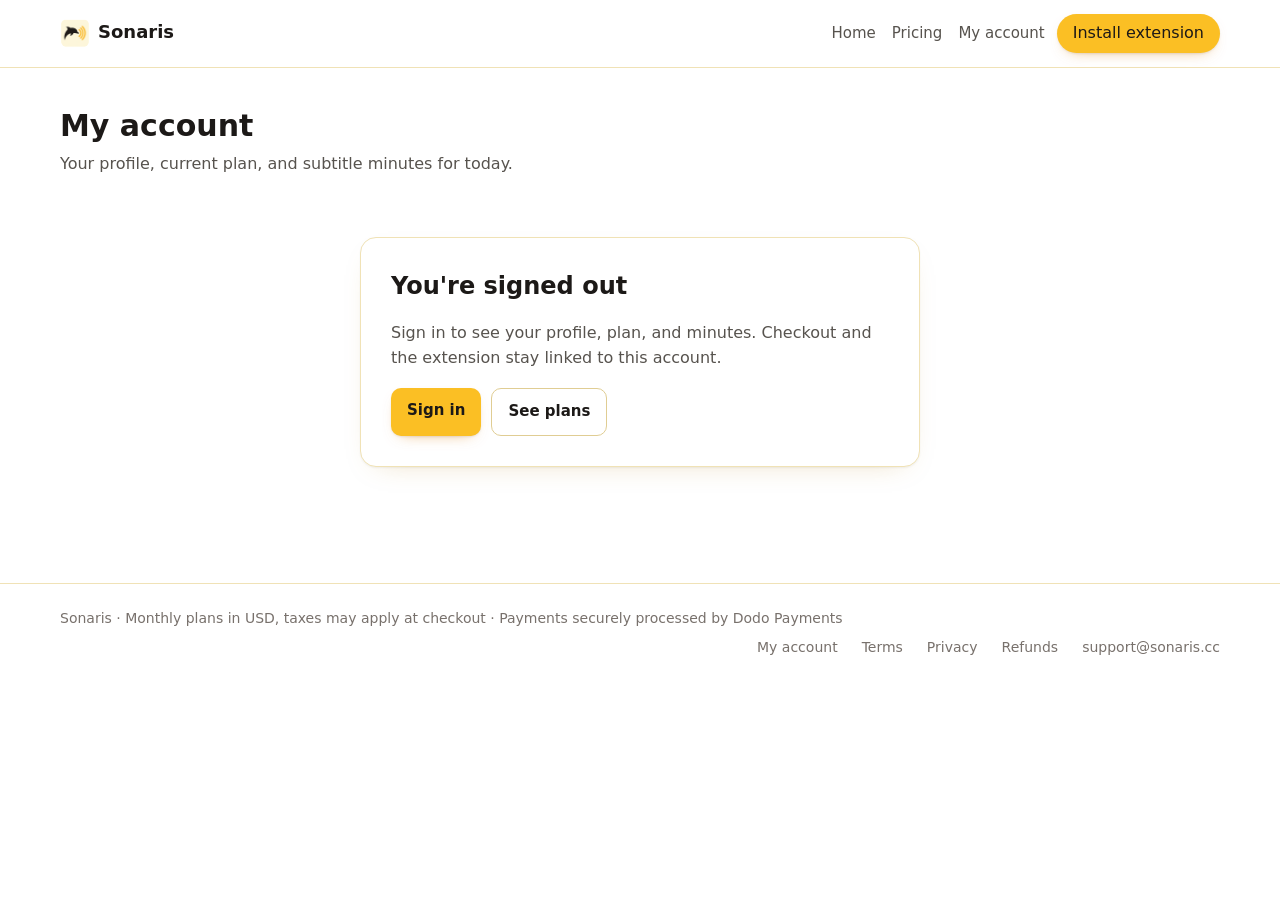
<file: account.html>
<!doctype html>
<html lang="en">
<head>
  <meta charset="utf-8" />
  <link rel="icon" type="image/png" sizes="128x128" href="icons/favicon.png?v=2" />
  <meta name="viewport" content="width=device-width, initial-scale=1" />
  <title>Sonaris — My account</title>
  <meta name="description" content="Your Sonaris profile: name, email, current plan and subtitle minutes quota." />
  <meta name="robots" content="noindex, nofollow" />
  <link rel="stylesheet" href="styles.css" />
</head>
<body>
  <site-header active="account"></site-header>
  <noscript><header class="site-head"><div class="wrap"><a class="brand" href="index.html"><img class="brand-mark" src="icons/logo.png" alt="" aria-hidden="true" />Sonaris</a><nav id="site-nav-noscript" aria-label="Primary"><a href="index.html">Home</a> <a href="pricing.html">Pricing</a> <a href="account.html">My account</a></nav></div></header></noscript>

  <main class="wrap account">
    <section class="hero hero-narrow">
      <h1>My account</h1>
      <p>Your profile, current plan, and subtitle minutes for today.</p>
    </section>

    <div id="account-loading" class="plans-loading" aria-live="polite">
      <div class="spinner" aria-hidden="true"></div>
      <p>Loading your account…</p>
    </div>

    <!-- Signed out: gate before any profile renders. -->
    <section id="account-signedout" class="status-card" hidden>
      <h1>You're signed out</h1>
      <p>Sign in to see your profile, plan, and minutes. Checkout and the extension stay linked to this account.</p>
      <div class="actions">
        <a id="account-signin" class="btn btn-primary" href="signin.html">Sign in</a>
        <a class="btn btn-ghost" href="pricing.html">See plans</a>
      </div>
    </section>

    <div id="account-views" hidden>
      <!-- Profile: name, email, membership. Painted from the Supabase user. -->
      <section class="card account-profile" aria-label="Profile">
        <div class="account-identity">
          <span id="account-avatar" class="avatar" aria-hidden="true">S</span>
          <div>
            <h2 id="account-name">–</h2>
            <p id="account-email" class="account-email">–</p>
          </div>
          <span id="account-verified" class="pill" hidden></span>
        </div>
        <dl class="account-rows">
          <div>
            <dt>Member since</dt>
            <dd id="account-created">–</dd>
          </div>
          <div>
            <dt>User ID</dt>
            <dd><code id="account-id">–</code></dd>
          </div>
        </dl>
      </section>

      <!-- Plan: matched against the live catalog by name (same rule as
           pricing.js); falls back to the quota snapshot when offline. -->
      <section class="card" aria-label="Current plan">
        <p class="card-kicker">Current plan</p>
        <h2 id="plan-name">–</h2>
        <p id="plan-tagline" class="muted">–</p>
        <p id="plan-price" class="plan-price">–</p>
        <div class="actions">
          <a class="btn btn-primary" href="pricing.html">Manage plan</a>
          <button id="plan-portal" class="btn btn-ghost" type="button" hidden>Manage subscription</button>
          <a data-webstore class="btn btn-ghost" href="https://chromewebstore.google.com/" target="_blank" rel="noopener">Install extension</a>
        </div>
        <p id="plan-portal-msg" class="muted" hidden></p>
      </section>

      <!-- Quota: billed in whole subtitle seconds (see backend quota.py);
           shown here in minutes. Resets every 24 hours (UTC day). -->
      <section class="card" aria-label="Minutes usage">
        <p class="card-kicker">Minutes today</p>
        <div id="quota-body">
          <p class="quota-numbers"><strong id="quota-used">–</strong> of <span id="quota-limit">–</span> min used</p>
          <div class="quota-bar" role="progressbar" aria-label="Subtitle minutes used" aria-valuemin="0" aria-valuemax="100" aria-valuenow="0" id="quota-bar">
            <span id="quota-fill"></span>
          </div>
          <p id="quota-remaining" class="muted">–</p>
          <p class="muted small">Minutes reset every 24 hours. Silent stretches and failed sessions bill 0. High-Accuracy (pro engine) minutes bill 3x.</p>
        </div>
        <div id="quota-error" hidden>
          <p class="form-error">Usage couldn't load. Check your connection and try again.</p>
          <div class="actions">
            <button id="quota-retry" class="btn btn-ghost" type="button">Retry</button>
          </div>
        </div>
      </section>

      <!-- Security: password reset over Supabase email link. -->
      <section class="card" aria-label="Security">
        <p class="card-kicker">Security</p>
        <h2>Password</h2>
        <p class="muted">We'll email you a secure link to set a new password. It expires soon — use it promptly.</p>
        <p id="account-reset-msg" class="muted" hidden></p>
        <div class="actions">
          <button id="account-reset" class="btn btn-ghost" type="button">Reset password</button>
        </div>
      </section>

      <section class="account-signout">
        <button id="account-signout" class="btn btn-ghost" type="button">Sign out</button>
      </section>
    </div>
  </main>

  <site-footer variant="billing-full"></site-footer>

  <script src="site-config.js"></script>
  <script src="components.js"></script>
  <script src="auth.js"></script>
  <script src="account.js"></script>
  <script src="nav.js"></script>
</body>
</html>
</file>
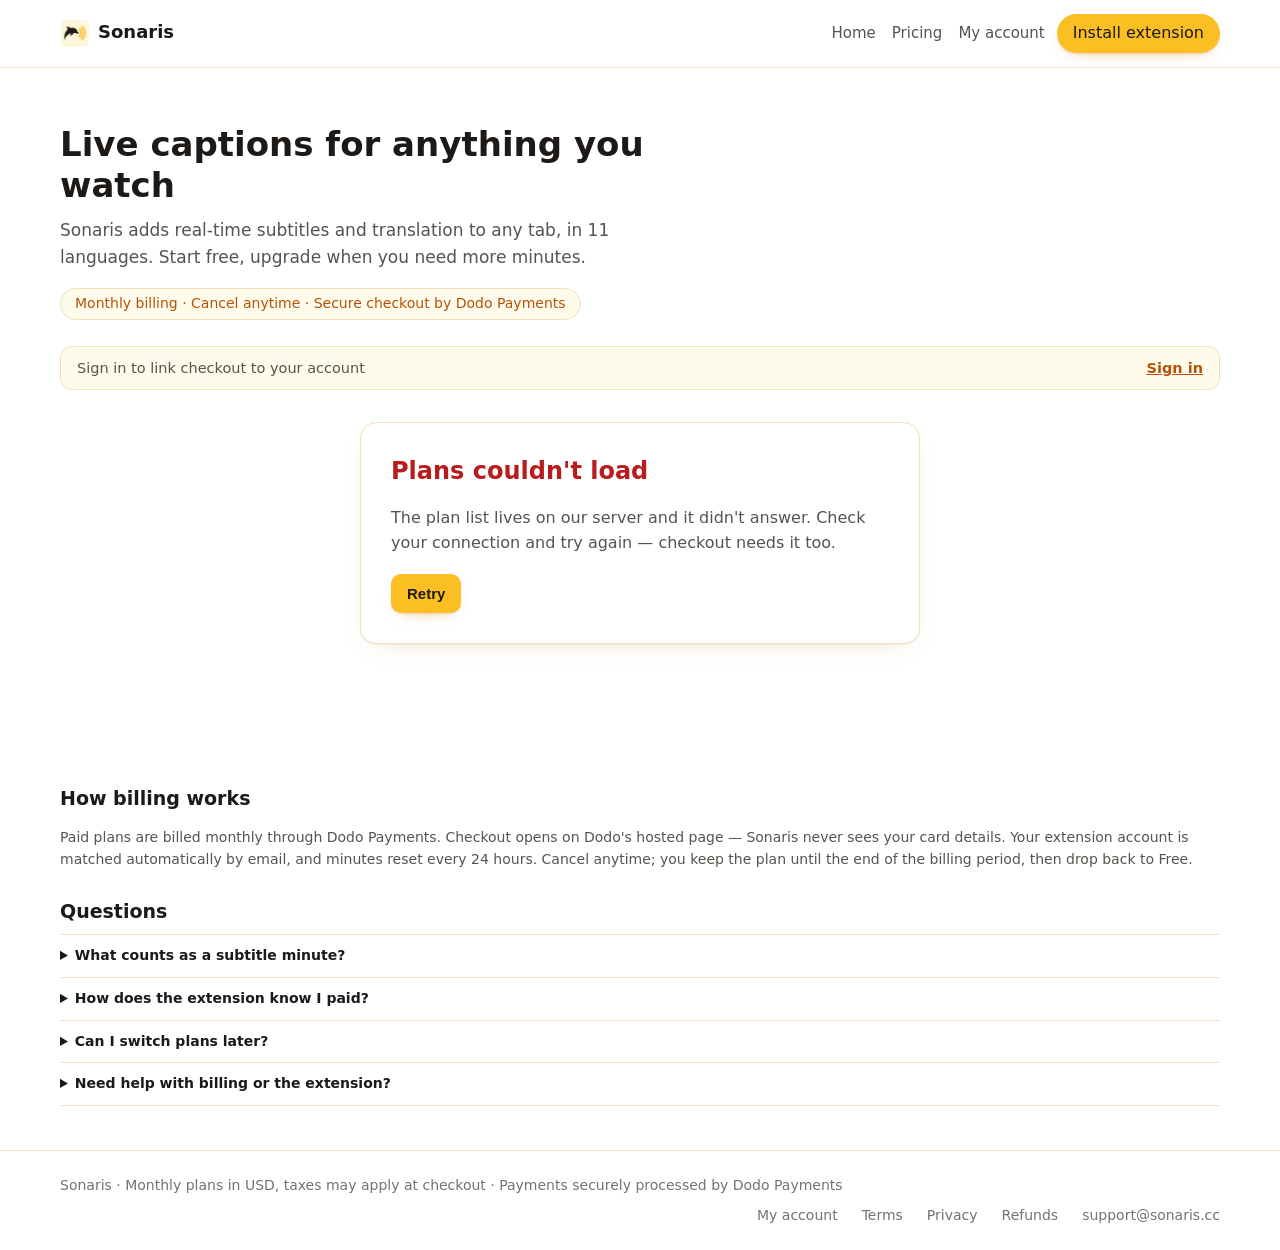
<file: pricing.html>
<!doctype html>
<html lang="en">
<head>
  <meta charset="utf-8" />
  <link rel="icon" type="image/png" sizes="128x128" href="icons/favicon.png?v=2" />
  <meta name="viewport" content="width=device-width, initial-scale=1" />
  <title>Sonaris — Plans &amp; Pricing</title>
  <meta name="description" content="Sonaris plans: live captions and translations for anything you watch. Monthly billing via Dodo Payments." />
  <link rel="canonical" href="https://sonaris.cc/pricing.html" />
  <meta name="robots" content="index, follow" />
  <meta property="og:type" content="website" />
  <meta property="og:site_name" content="Sonaris" />
  <meta property="og:title" content="Sonaris — Plans &amp; Pricing" />
  <meta property="og:description" content="Sonaris plans: live captions and translations for anything you watch." />
  <meta property="og:url" content="https://sonaris.cc/pricing.html" />
  <meta property="og:image" content="https://sonaris.cc/images/hero-watch.jpg" />
  <link rel="stylesheet" href="styles.css" />
</head>
<body>
  <site-header active="pricing"></site-header>
  <noscript><header class="site-head"><div class="wrap"><a class="brand" href="index.html"><img class="brand-mark" src="icons/logo.png" alt="" aria-hidden="true" />Sonaris</a><nav id="site-nav-noscript" aria-label="Primary"><a href="index.html">Home</a> <a href="pricing.html">Pricing</a> <a href="account.html">My account</a></nav></div></header></noscript>

  <main class="wrap">
    <section class="hero">
      <h1>Live captions for anything you watch</h1>
      <p>
        Sonaris adds real-time subtitles and translation to any tab, in
        11 languages. Start free, upgrade when you need more minutes.
      </p>
      <span class="billing-note">Monthly billing · Cancel anytime · Secure checkout by Dodo Payments</span>
    </section>

    <div class="account-bar" aria-live="polite">
      <span id="account-status">Checking sign-in…</span>
      <a id="account-action" href="signin.html">Sign in</a>
    </div>

    <!-- Cards render here from GET /api/v1/plans (DB-driven catalog):
         pricing.js builds one article.plan per row, highlights the
         signed-in account's current plan, and disables downgrades. -->
    <div id="plans-loading" class="plans-loading" aria-live="polite">
      <div class="spinner" aria-hidden="true"></div>
      <p>Loading plans…</p>
    </div>

    <div id="plans-error" class="status-card" hidden>
      <h1><span class="err">Plans couldn't load</span></h1>
      <p>The plan list lives on our server and it didn't answer. Check your connection and try again — checkout needs it too.</p>
      <div class="actions">
        <button id="plans-retry" class="btn btn-primary" type="button">Retry</button>
      </div>
    </div>

    <section class="plans" id="plans" aria-label="Plans" aria-live="polite"></section>

    <section class="fineprint">
      <h2>How billing works</h2>
      <p>
        Paid plans are billed monthly through Dodo Payments. Checkout opens on
        Dodo's hosted page — Sonaris never sees your card details. Your
        extension account is matched automatically by email, and minutes reset
        every 24 hours. Cancel anytime; you keep the plan until the
        end of the billing period, then drop back to Free.
      </p>
      <div class="faq">
        <h2>Questions</h2>
        <details>
          <summary>What counts as a subtitle minute?</summary>
          <p>One minute of audio Sonaris captions for you, billed in whole
          seconds. Silent stretches and failed sessions bill 0. Audio
          transcribed with the High-Accuracy (pro) engine bills 3x.</p>
        </details>
        <details>
          <summary>How does the extension know I paid?</summary>
          <p>Sign in on this page before checking out and the plan is linked
          to your account automatically — you can pay with any email. Dodo
          notifies our server, which moves your account to the new plan,
          usually within a minute. Reopen the extension menu to see it.</p>
        </details>
        <details>
          <summary>Can I switch plans later?</summary>
          <p>Yes. Upgrading applies immediately; downgrading takes effect at
          the next billing date.</p>
        </details>
        <details>
          <summary>Need help with billing or the extension?</summary>
          <p>Email us at support@sonaris.cc
          and we'll get back to you. The fine print lives in our
          <a href="terms.html">Terms &amp; Conditions</a>.</p>
        </details>
      </div>
    </section>
  </main>

  <site-footer variant="billing-full"></site-footer>

  <script src="site-config.js"></script>
  <script src="components.js"></script>
  <script src="auth.js"></script>
  <script src="pricing.js"></script>
  <script src="nav.js"></script>
</body>
</html>
</file>
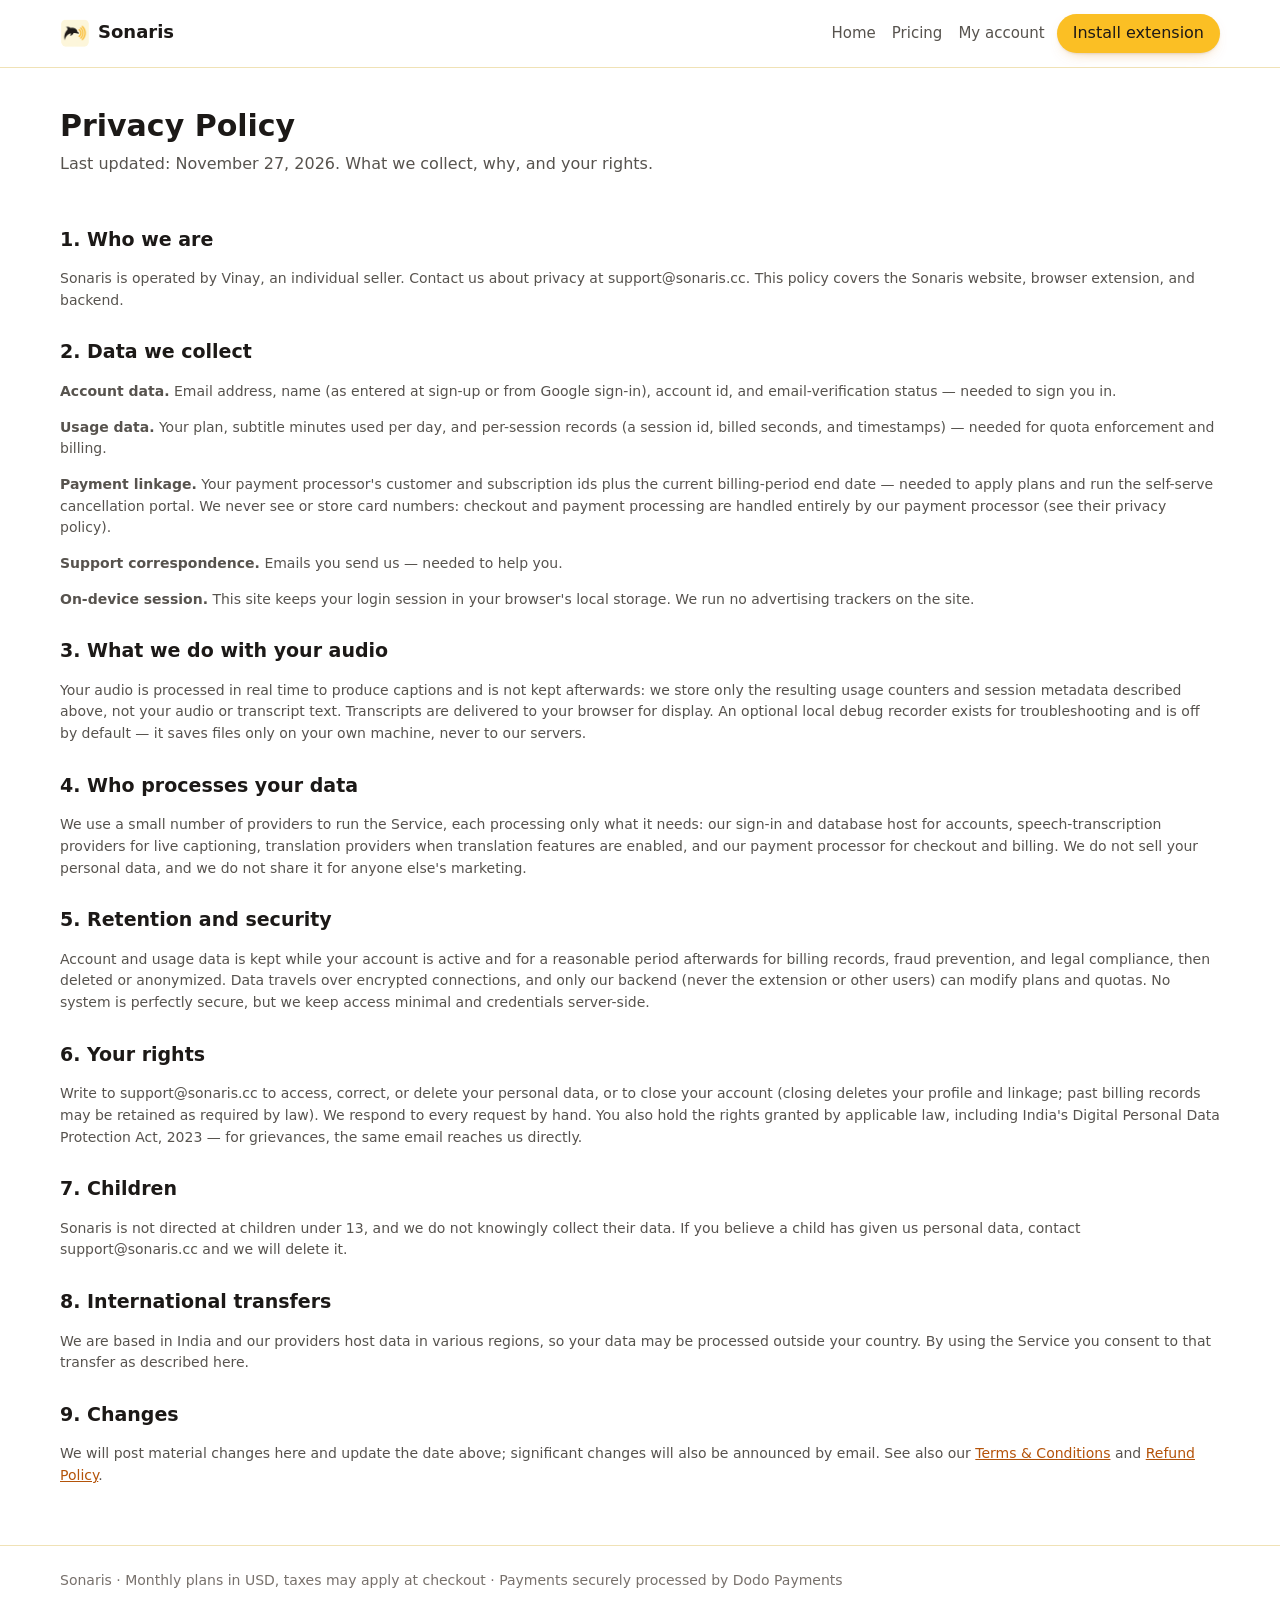
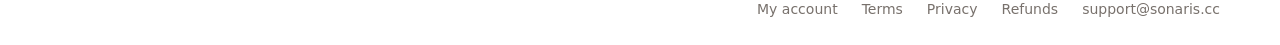
<file: privacy.html>
<!doctype html>
<html lang="en">
<head>
  <meta charset="utf-8" />
  <link rel="icon" type="image/png" sizes="128x128" href="icons/favicon.png?v=2" />
  <meta name="viewport" content="width=device-width, initial-scale=1" />
  <title>Sonaris — Privacy Policy</title>
  <meta name="description" content="Sonaris privacy policy: what account, usage, and payment data we collect, why, who processes it, and your rights." />
  <link rel="canonical" href="https://sonaris.cc/privacy.html" />
  <meta name="robots" content="index, follow" />
  <link rel="stylesheet" href="styles.css" />
</head>
<body>
  <site-header active=""></site-header>
  <noscript><header class="site-head"><div class="wrap"><a class="brand" href="index.html"><img class="brand-mark" src="icons/logo.png" alt="" aria-hidden="true" />Sonaris</a><nav id="site-nav-noscript" aria-label="Primary"><a href="index.html">Home</a> <a href="pricing.html">Pricing</a> <a href="account.html">My account</a></nav></div></header></noscript>

  <main class="wrap">
    <section class="hero hero-narrow">
      <h1>Privacy Policy</h1>
      <p>Last updated: November 27, 2026. What we collect, why, and your rights.</p>
    </section>

    <section class="fineprint" aria-label="Privacy policy">
      <h2>1. Who we are</h2>
      <p>
        Sonaris is operated by Vinay, an individual seller. Contact us about privacy at
        support@sonaris.cc. This policy covers the Sonaris website,
        browser extension, and backend.
      </p>

      <h2>2. Data we collect</h2>
      <p>
        <strong>Account data.</strong> Email address, name (as entered
        at sign-up or from Google sign-in), account id, and
        email-verification status — needed to sign you in.
      </p>
      <p>
        <strong>Usage data.</strong> Your plan, subtitle minutes used
        per day, and per-session records (a session id, billed seconds,
        and timestamps) — needed for quota enforcement and billing.
      </p>
      <p>
        <strong>Payment linkage.</strong> Your payment processor's
        customer and subscription ids plus the current billing-period
        end date — needed to apply plans and run the self-serve
        cancellation portal. We never see or store card numbers:
        checkout and payment processing are handled entirely by our
        payment processor (see their privacy policy).
      </p>
      <p>
        <strong>Support correspondence.</strong> Emails you send us —
        needed to help you.
      </p>
      <p>
        <strong>On-device session.</strong> This site keeps your login
        session in your browser's local storage. We run no advertising
        trackers on the site.
      </p>

      <h2>3. What we do with your audio</h2>
      <p>
        Your audio is processed in real time to produce captions and
        is not kept afterwards: we store only the resulting usage
        counters and session metadata described above, not your audio
        or transcript text. Transcripts are delivered to your browser
        for display. An optional local debug recorder exists for
        troubleshooting and is off by default — it saves files only on
        your own machine, never to our servers.
      </p>

      <h2>4. Who processes your data</h2>
      <p>
        We use a small number of providers to run the Service, each
        processing only what it needs: our sign-in and database host
        for accounts, speech-transcription providers for live
        captioning, translation providers when translation features are
        enabled, and our payment processor for checkout and billing. We
        do not sell your personal data, and we do not share it for
        anyone else's marketing.
      </p>

      <h2>5. Retention and security</h2>
      <p>
        Account and usage data is kept while your account is active and
        for a reasonable period afterwards for billing records, fraud
        prevention, and legal compliance, then deleted or anonymized.
        Data travels over encrypted connections, and only our backend
        (never the extension or other users) can modify plans and
        quotas. No system is perfectly secure, but we keep access
        minimal and credentials server-side.
      </p>

      <h2>6. Your rights</h2>
      <p>
        Write to support@sonaris.cc to access, correct, or delete your
        personal data, or to close your account (closing deletes your
        profile and linkage; past billing records may be retained as
        required by law). We respond to every request by hand. You
        also hold the rights granted by applicable law, including
        India's Digital Personal Data Protection Act, 2023 — for
        grievances, the same email reaches us directly.
      </p>

      <h2>7. Children</h2>
      <p>
        Sonaris is not directed at children under 13, and we do not
        knowingly collect their data. If you believe a child has given
        us personal data, contact support@sonaris.cc and we will
        delete it.
      </p>

      <h2>8. International transfers</h2>
      <p>
        We are based in India and our providers host data in various
        regions, so your data may be processed outside your country.
        By using the Service you consent to that transfer as described
        here.
      </p>

      <h2>9. Changes</h2>
      <p>
        We will post material changes here and update the date above;
        significant changes will also be announced by email. See also
        our <a href="terms.html">Terms &amp; Conditions</a> and
        <a href="refunds.html">Refund Policy</a>.
      </p>
    </section>
  </main>

  <site-footer variant="billing-full"></site-footer>

  <script src="site-config.js"></script>
  <script src="components.js"></script>
  <script src="nav.js"></script>
</body>
</html>
</file>
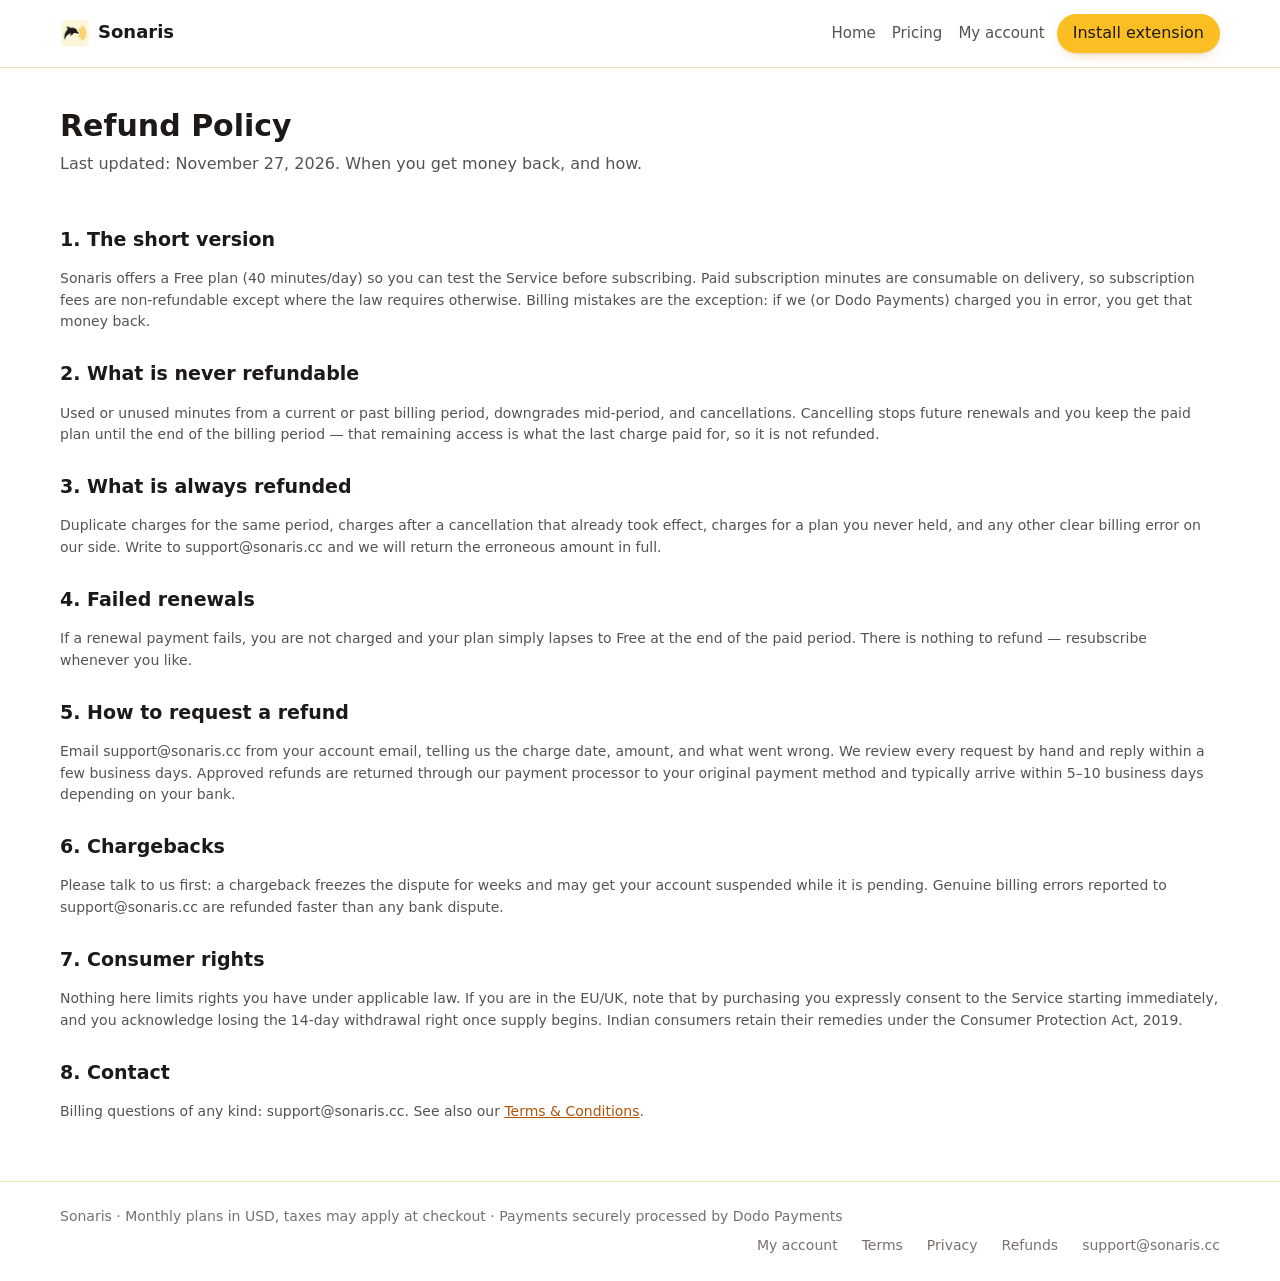
<file: refunds.html>
<!doctype html>
<html lang="en">
  <head>
    <meta charset="utf-8" />
    <link rel="icon" type="image/png" sizes="128x128" href="icons/favicon.png?v=2" />
    <meta name="viewport" content="width=device-width, initial-scale=1" />
    <title>Sonaris — Refund Policy</title>
    <meta
      name="description"
      content="Sonaris refund policy: non-refundable subscription minutes, billing mistakes, duplicate charges, and how to request a refund."
    />
    <link rel="canonical" href="https://sonaris.cc/refunds.html" />
    <meta name="robots" content="index, follow" />
    <link rel="stylesheet" href="styles.css" />
  </head>
  <body>
    <site-header active=""></site-header>
    <noscript
      ><header class="site-head">
        <div class="wrap">
          <a class="brand" href="index.html"
            ><img
              class="brand-mark"
              src="icons/logo.png"
              alt=""
              aria-hidden="true"
            />Sonaris</a
          >
          <nav id="site-nav-noscript" aria-label="Primary">
            <a href="index.html">Home</a> <a href="pricing.html">Pricing</a>
            <a href="account.html">My account</a>
          </nav>
        </div>
      </header></noscript
    >

    <main class="wrap">
      <section class="hero hero-narrow">
        <h1>Refund Policy</h1>
        <p>
          Last updated: November 27, 2026. When you get money back, and how.
        </p>
      </section>

      <section class="fineprint" aria-label="Refund policy">
        <h2>1. The short version</h2>
        <p>
          Sonaris offers a Free plan (40 minutes/day) so you can test the
          Service before subscribing. Paid subscription minutes are consumable
          on delivery, so subscription fees are non-refundable except where the
          law requires otherwise. Billing mistakes are the exception: if we (or
          Dodo Payments) charged you in error, you get that money back.
        </p>

        <h2>2. What is never refundable</h2>
        <p>
          Used or unused minutes from a current or past billing period,
          downgrades mid-period, and cancellations. Cancelling stops future
          renewals and you keep the paid plan until the end of the billing
          period — that remaining access is what the last charge paid for, so it
          is not refunded.
        </p>

        <h2>3. What is always refunded</h2>
        <p>
          Duplicate charges for the same period, charges after a cancellation
          that already took effect, charges for a plan you never held, and any
          other clear billing error on our side. Write to support@sonaris.cc and
          we will return the erroneous amount in full.
        </p>

        <h2>4. Failed renewals</h2>
        <p>
          If a renewal payment fails, you are not charged and your plan simply
          lapses to Free at the end of the paid period. There is nothing to
          refund — resubscribe whenever you like.
        </p>

        <h2>5. How to request a refund</h2>
        <p>
          Email support@sonaris.cc from your account email, telling us the
          charge date, amount, and what went wrong. We review every request by
          hand and reply within a few business days. Approved refunds are
          returned through our payment processor to your original payment method
          and typically arrive within 5–10 business days depending on your bank.
        </p>

        <h2>6. Chargebacks</h2>
        <p>
          Please talk to us first: a chargeback freezes the dispute for weeks
          and may get your account suspended while it is pending. Genuine
          billing errors reported to support@sonaris.cc are refunded faster than
          any bank dispute.
        </p>

        <h2>7. Consumer rights</h2>
        <p>
          Nothing here limits rights you have under applicable law. If you are
          in the EU/UK, note that by purchasing you expressly consent to the
          Service starting immediately, and you acknowledge losing the 14-day
          withdrawal right once supply begins. Indian consumers retain their
          remedies under the Consumer Protection Act, 2019.
        </p>

        <h2>8. Contact</h2>
        <p>
          Billing questions of any kind: support@sonaris.cc. See also our
          <a href="terms.html">Terms &amp; Conditions</a>.
        </p>
      </section>
    </main>

    <site-footer variant="billing-full"></site-footer>

    <script src="site-config.js"></script>
    <script src="components.js"></script>
    <script src="nav.js"></script>
  </body>
</html>
</file>
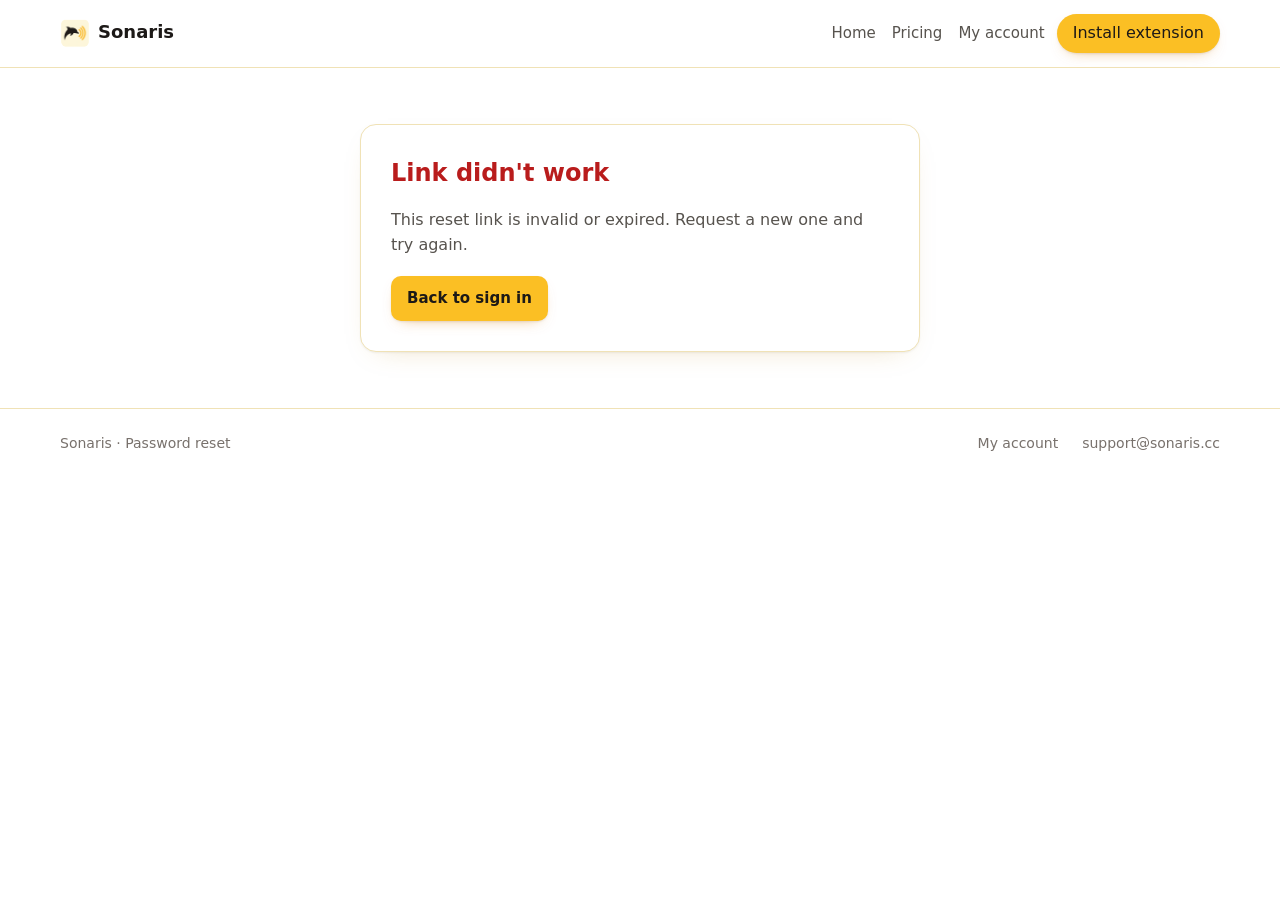
<file: reset-password.html>
<!doctype html>
<html lang="en">
<head>
  <meta charset="utf-8" />
  <link rel="icon" type="image/png" sizes="128x128" href="icons/favicon.png?v=2" />
  <meta name="viewport" content="width=device-width, initial-scale=1" />
  <title>Sonaris — Reset your password</title>
  <meta name="description" content="Set a new Sonaris password from the reset link in your inbox." />
  <meta name="robots" content="noindex, nofollow" />
  <link rel="stylesheet" href="styles.css" />
</head>
<body>
  <site-header active=""></site-header>
  <noscript><header class="site-head"><div class="wrap"><a class="brand" href="index.html"><img class="brand-mark" src="icons/logo.png" alt="" aria-hidden="true" />Sonaris</a><nav id="site-nav-noscript" aria-label="Primary"><a href="index.html">Home</a> <a href="pricing.html">Pricing</a> <a href="account.html">My account</a></nav></div></header></noscript>

  <main class="wrap">
    <section class="status-card" aria-live="polite">
      <!-- Shown while the reset link is checked with Supabase. -->
      <div id="reset-loading">
        <div class="spinner" aria-hidden="true"></div>
        <h1>Checking your reset link…</h1>
        <p>One moment while we confirm the link from your inbox.</p>
      </div>

      <!-- Valid link: choose a new password. -->
      <div id="reset-form-wrap" hidden>
        <h1>Set a new password</h1>
        <p id="reset-subtitle">Choose a password with at least 6 characters.</p>
        <form id="reset-form" novalidate>
          <label class="field">
            <span>New password</span>
            <input id="reset-password" type="password" required autocomplete="new-password" minlength="6" />
          </label>
          <label class="field">
            <span>Confirm new password</span>
            <input id="reset-confirm" type="password" required autocomplete="new-password" minlength="6" />
          </label>
          <p id="reset-error" class="form-error" hidden></p>
          <div class="actions">
            <button id="reset-submit" class="btn btn-primary" type="submit">Set new password</button>
          </div>
        </form>
      </div>

      <div id="reset-done" hidden>
        <h1><span class="ok">Password updated</span></h1>
        <p id="reset-welcome">You're signed in with your new password.</p>
        <div class="actions">
          <a class="btn btn-primary" href="account.html">Go to my account</a>
        </div>
      </div>

      <div id="reset-error-state" hidden>
        <h1><span class="err">Link didn't work</span></h1>
        <p id="reset-error-text">
          This reset link is invalid or expired. Request a new one and try again.
        </p>
        <div class="actions">
          <a class="btn btn-primary" href="signin.html">Back to sign in</a>
        </div>
      </div>
    </section>
  </main>

  <site-footer variant="password"></site-footer>

  <script src="site-config.js"></script>
  <script src="components.js"></script>
  <script src="auth.js"></script>
  <script src="reset-password.js"></script>
  <script src="nav.js"></script>
</body>
</html>
</file>
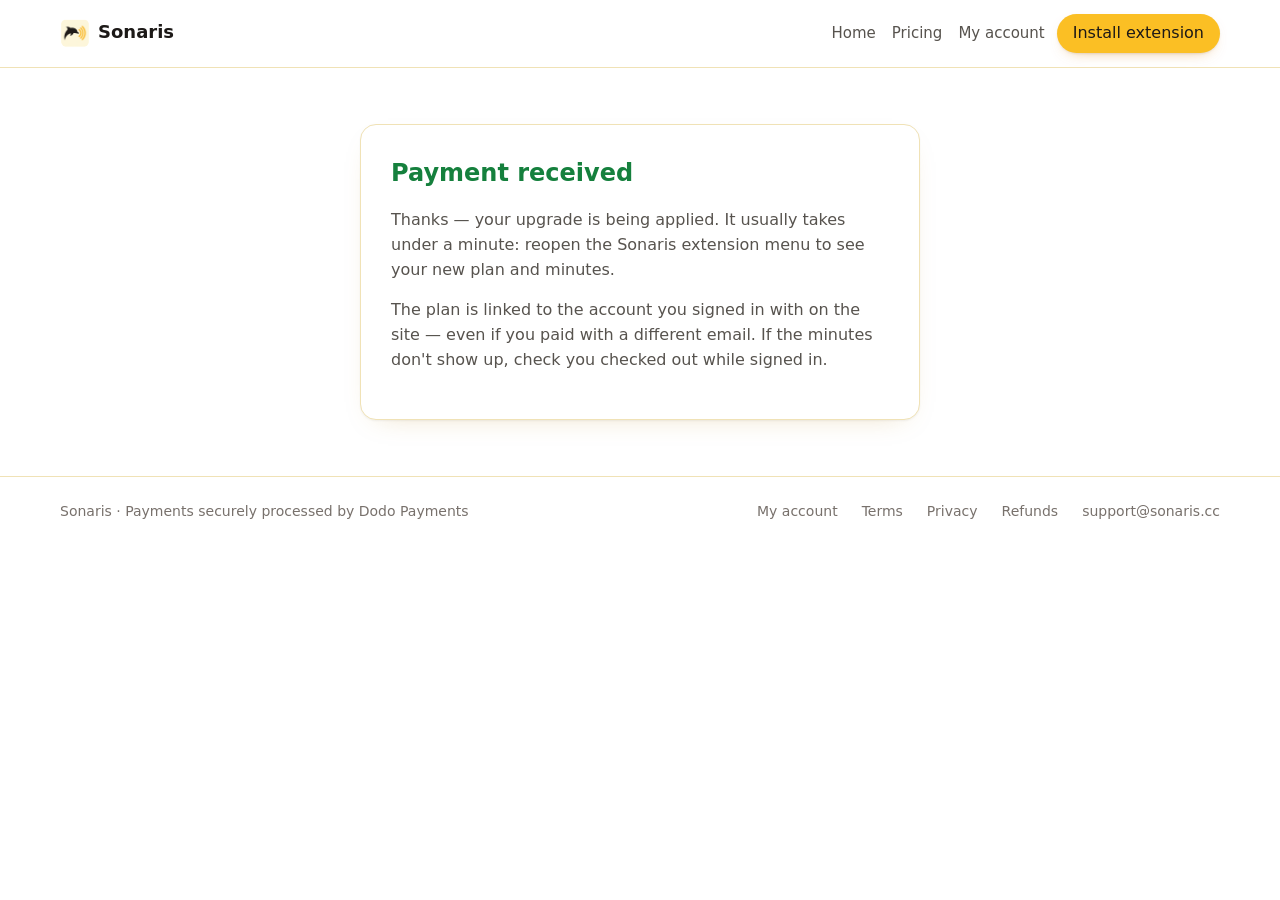
<file: success.html>
<!doctype html>
<html lang="en">
<head>
  <meta charset="utf-8" />
  <link rel="icon" type="image/png" sizes="128x128" href="icons/favicon.png?v=2" />
  <meta name="viewport" content="width=device-width, initial-scale=1" />
  <title>Sonaris — Payment received</title>
  <meta name="description" content="Your Sonaris upgrade is on its way." />
  <meta name="robots" content="noindex, nofollow" />
  <link rel="stylesheet" href="styles.css" />
</head>
<body>
  <site-header active=""></site-header>
  <noscript><header class="site-head"><div class="wrap"><a class="brand" href="index.html"><img class="brand-mark" src="icons/logo.png" alt="" aria-hidden="true" />Sonaris</a><nav id="site-nav-noscript" aria-label="Primary"><a href="index.html">Home</a> <a href="pricing.html">Pricing</a> <a href="account.html">My account</a></nav></div></header></noscript>

  <main class="wrap">
    <section class="status-card" aria-live="polite">
      <!-- Dodo redirects here after checkout: pricing.js passes this page as
           the required `redirect_url` on every static payment link. Dodo
           appends status/payment_id/email as query params. -->
      <div id="pay-ok">
        <h1><span class="ok">Payment received</span></h1>
        <p>
          Thanks — your upgrade is being applied. It usually takes under a
          minute: reopen the Sonaris extension menu to see your new plan and
          minutes.
        </p>
        <p>
          The plan is linked to the account you signed in with on the site —
          even if you paid with a different email. If the minutes don't show
          up, check you checked out while signed in.
        </p>
      </div>

      <div id="pay-issue" hidden>
        <h1><span class="err">Checkout didn't finish</span></h1>
        <p>
          The payment didn't complete. No minutes were added — you can try
          again from the pricing page.
        </p>
        <div class="actions">
          <a class="btn btn-primary" href="pricing.html">Back to plans</a>
        </div>
      </div>
    </section>
  </main>

  <site-footer variant="billing"></site-footer>

  <script>
    // Dodo appends ?status=cancelled (or an error) when checkout is
    // abandoned. Anything else means the payment went through and the
    // Dodo webhook (see EXTENSION_WIRING.md) upgrades the account.
    (function () {
      var q = {};
      try {
        String(location.search || "").replace(/^\?/, "").split("&").forEach(function (p) {
          var i = p.indexOf("=");
          if (i > 0) q[decodeURIComponent(p.slice(0, i))] = decodeURIComponent(p.slice(i + 1));
        });
      } catch (e) { /* treat as success */ }
      var s = String(q.status || q.state || "").toLowerCase();
      var bad = ["cancelled", "canceled", "failed", "error", "expired"];
      var isBad = bad.some(function (b) { return s.indexOf(b) !== -1; });
      document.getElementById("pay-ok").hidden = isBad;
      document.getElementById("pay-issue").hidden = !isBad;
    })();
  </script>
  <script src="components.js"></script>
  <script src="nav.js"></script>
</body>
</html>
</file>
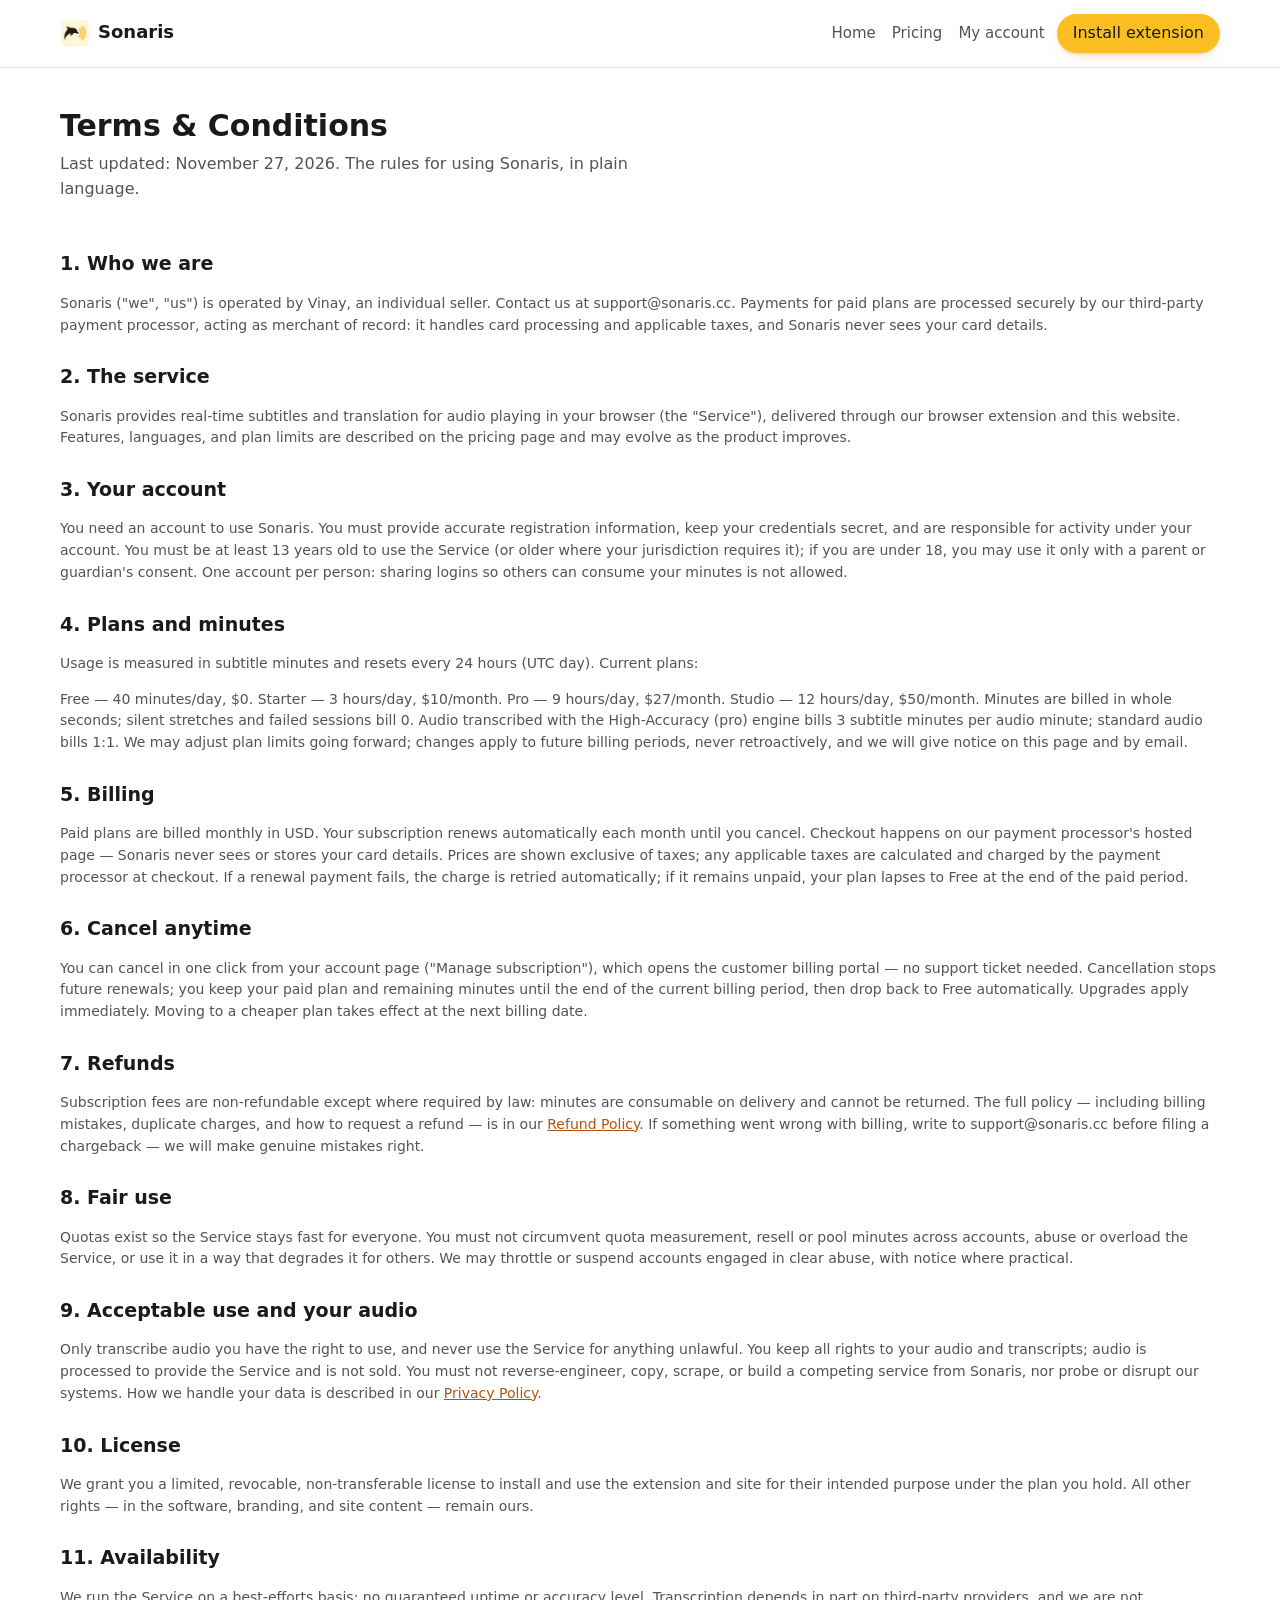
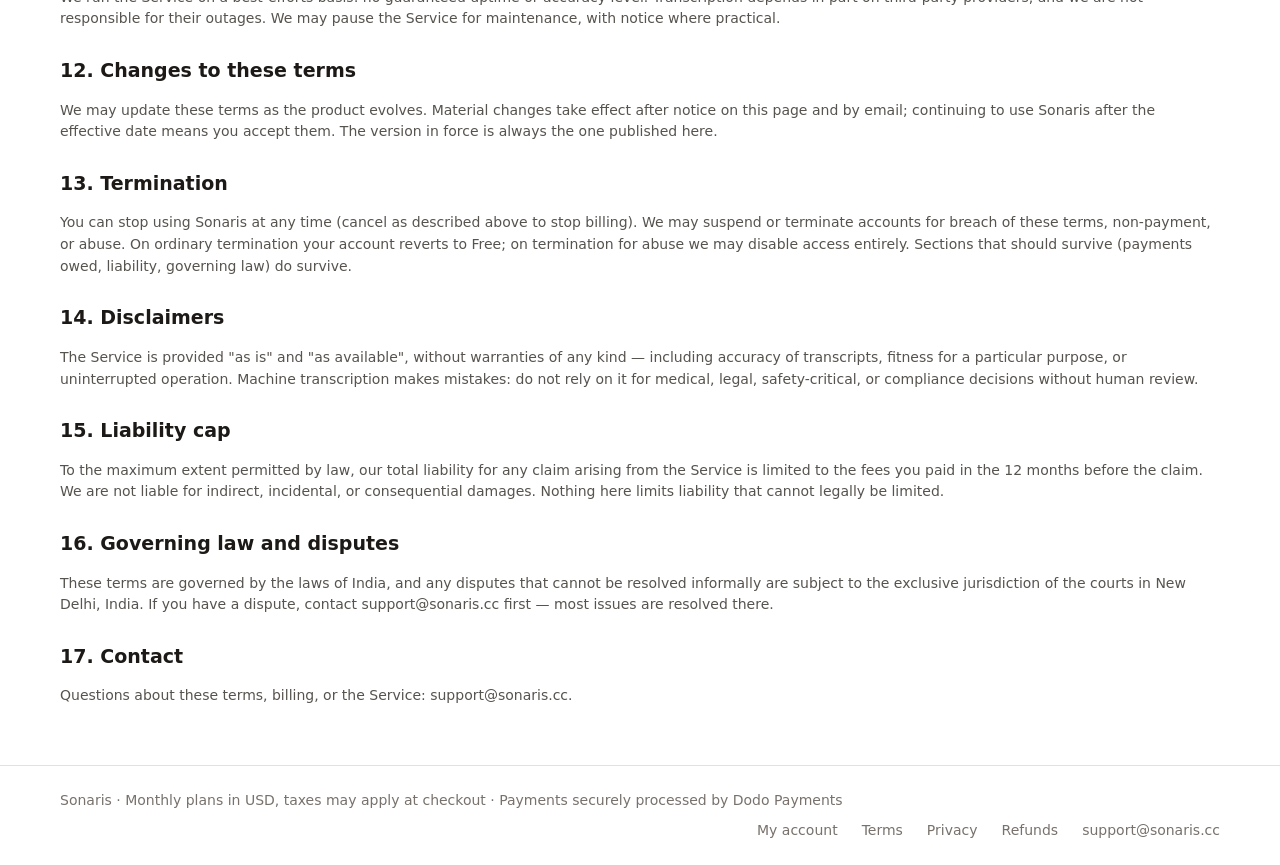
<file: terms.html>
<!doctype html>
<html lang="en">
<head>
  <meta charset="utf-8" />
  <link rel="icon" type="image/png" sizes="128x128" href="icons/favicon.png?v=2" />
  <meta name="viewport" content="width=device-width, initial-scale=1" />
  <title>Sonaris — Terms &amp; Conditions</title>
  <meta name="description" content="Sonaris terms and conditions: plans, billing, cancellation, refunds, and acceptable use." />
  <link rel="canonical" href="https://sonaris.cc/terms.html" />
  <meta name="robots" content="index, follow" />
  <link rel="stylesheet" href="styles.css" />
</head>
<body>
  <site-header active=""></site-header>
  <noscript><header class="site-head"><div class="wrap"><a class="brand" href="index.html"><img class="brand-mark" src="icons/logo.png" alt="" aria-hidden="true" />Sonaris</a><nav id="site-nav-noscript" aria-label="Primary"><a href="index.html">Home</a> <a href="pricing.html">Pricing</a> <a href="account.html">My account</a></nav></div></header></noscript>

  <main class="wrap">
    <section class="hero hero-narrow">
      <h1>Terms &amp; Conditions</h1>
      <p>Last updated: November 27, 2026. The rules for using Sonaris, in plain language.</p>
    </section>

    <section class="fineprint" aria-label="Terms and conditions">
      <h2>1. Who we are</h2>
      <p>
        Sonaris ("we", "us") is operated by Vinay, an
        individual seller. Contact us at
        support@sonaris.cc. Payments for paid plans are processed
        securely by our third-party payment processor, acting as
        merchant of record: it handles card processing and applicable
        taxes, and Sonaris never sees your card details.
      </p>

      <h2>2. The service</h2>
      <p>
        Sonaris provides real-time subtitles and translation for audio
        playing in your browser (the "Service"), delivered through our
        browser extension and this website. Features, languages, and
        plan limits are described on the pricing page and may evolve as
        the product improves.
      </p>

      <h2>3. Your account</h2>
      <p>
        You need an account to use Sonaris. You must provide accurate
        registration information, keep your credentials secret, and are
        responsible for activity under your account. You must be at
        least 13 years old to use the Service (or older where your
        jurisdiction requires it); if you are under 18, you may use it
        only with a parent or guardian's consent. One account per
        person: sharing logins so others can consume your minutes is
        not allowed.
      </p>

      <h2>4. Plans and minutes</h2>
      <p>
        Usage is measured in subtitle minutes and resets every 24 hours
        (UTC day). Current plans:
      </p>
      <p>
        Free — 40 minutes/day, $0. Starter — 3 hours/day, $10/month.
        Pro — 9 hours/day, $27/month. Studio — 12 hours/day, $50/month.
        Minutes are billed in whole seconds; silent stretches and failed
        sessions bill 0. Audio transcribed with the High-Accuracy (pro)
        engine bills 3 subtitle minutes per audio minute; standard audio
        bills 1:1. We may adjust plan limits going forward; changes
        apply to future billing periods, never retroactively, and we
        will give notice on this page and by email.
      </p>

      <h2>5. Billing</h2>
      <p>
        Paid plans are billed monthly in USD. Your subscription renews
        automatically each month until you cancel. Checkout happens on
        our payment processor's hosted page — Sonaris never sees or
        stores your card details. Prices are shown exclusive of taxes;
        any applicable taxes are calculated and charged by the payment
        processor at checkout. If a renewal payment fails, the charge
        is retried automatically; if it remains unpaid, your plan
        lapses to Free at the end of the paid period.
      </p>

      <h2>6. Cancel anytime</h2>
      <p>
        You can cancel in one click from your account page ("Manage
        subscription"), which opens the customer billing portal — no
        support ticket needed. Cancellation stops future renewals; you
        keep your paid plan and remaining minutes until the end of the
        current billing period, then drop back to Free automatically.
        Upgrades apply immediately. Moving to a cheaper plan takes
        effect at the next billing date.
      </p>

      <h2>7. Refunds</h2>
      <p>
        Subscription fees are non-refundable except where required by
        law: minutes are consumable on delivery and cannot be returned.
        The full policy — including billing mistakes, duplicate
        charges, and how to request a refund — is in our
        <a href="refunds.html">Refund Policy</a>. If something went
        wrong with billing, write to support@sonaris.cc before filing
        a chargeback — we will make genuine mistakes right.
      </p>

      <h2>8. Fair use</h2>
      <p>
        Quotas exist so the Service stays fast for everyone. You must
        not circumvent quota measurement, resell or pool minutes across
        accounts, abuse or overload the Service, or use it in a way
        that degrades it for others. We may throttle or suspend
        accounts engaged in clear abuse, with notice where practical.
      </p>

      <h2>9. Acceptable use and your audio</h2>
      <p>
        Only transcribe audio you have the right to use, and never use
        the Service for anything unlawful. You keep all rights to your
        audio and transcripts; audio is processed to provide the
        Service and is not sold. You must not reverse-engineer,
        copy, scrape, or build a competing service from Sonaris, nor
        probe or disrupt our systems. How we handle your data is
        described in our <a href="privacy.html">Privacy Policy</a>.
      </p>

      <h2>10. License</h2>
      <p>
        We grant you a limited, revocable, non-transferable license to
        install and use the extension and site for their intended
        purpose under the plan you hold. All other rights — in the
        software, branding, and site content — remain ours.
      </p>

      <h2>11. Availability</h2>
      <p>
        We run the Service on a best-efforts basis: no guaranteed
        uptime or accuracy level. Transcription depends in part on
        third-party providers, and we are not responsible for their
        outages. We may pause the Service for maintenance, with notice
        where practical.
      </p>

      <h2>12. Changes to these terms</h2>
      <p>
        We may update these terms as the product evolves. Material
        changes take effect after notice on this page and by email;
        continuing to use Sonaris after the effective date means you
        accept them. The version in force is always the one published
        here.
      </p>

      <h2>13. Termination</h2>
      <p>
        You can stop using Sonaris at any time (cancel as described
        above to stop billing). We may suspend or terminate accounts
        for breach of these terms, non-payment, or abuse. On ordinary
        termination your account reverts to Free; on termination for
        abuse we may disable access entirely. Sections that should
        survive (payments owed, liability, governing law) do survive.
      </p>

      <h2>14. Disclaimers</h2>
      <p>
        The Service is provided "as is" and "as available", without
        warranties of any kind — including accuracy of transcripts,
        fitness for a particular purpose, or uninterrupted operation.
        Machine transcription makes mistakes: do not rely on it for
        medical, legal, safety-critical, or compliance decisions
        without human review.
      </p>

      <h2>15. Liability cap</h2>
      <p>
        To the maximum extent permitted by law, our total liability for
        any claim arising from the Service is limited to the fees you
        paid in the 12 months before the claim. We are not liable for
        indirect, incidental, or consequential damages. Nothing here
        limits liability that cannot legally be limited.
      </p>

      <h2>16. Governing law and disputes</h2>
      <p>
        These terms are governed by the laws of India, and any disputes that cannot be resolved informally are subject to the exclusive jurisdiction of the courts in New Delhi, India. If you have a
        dispute, contact support@sonaris.cc first — most issues are
        resolved there.
      </p>

      <h2>17. Contact</h2>
      <p>
        Questions about these terms, billing, or the Service:
        support@sonaris.cc.
      </p>
    </section>
  </main>

  <site-footer variant="billing-full"></site-footer>

  <script src="site-config.js"></script>
  <script src="components.js"></script>
  <script src="nav.js"></script>
</body>
</html>
</file>
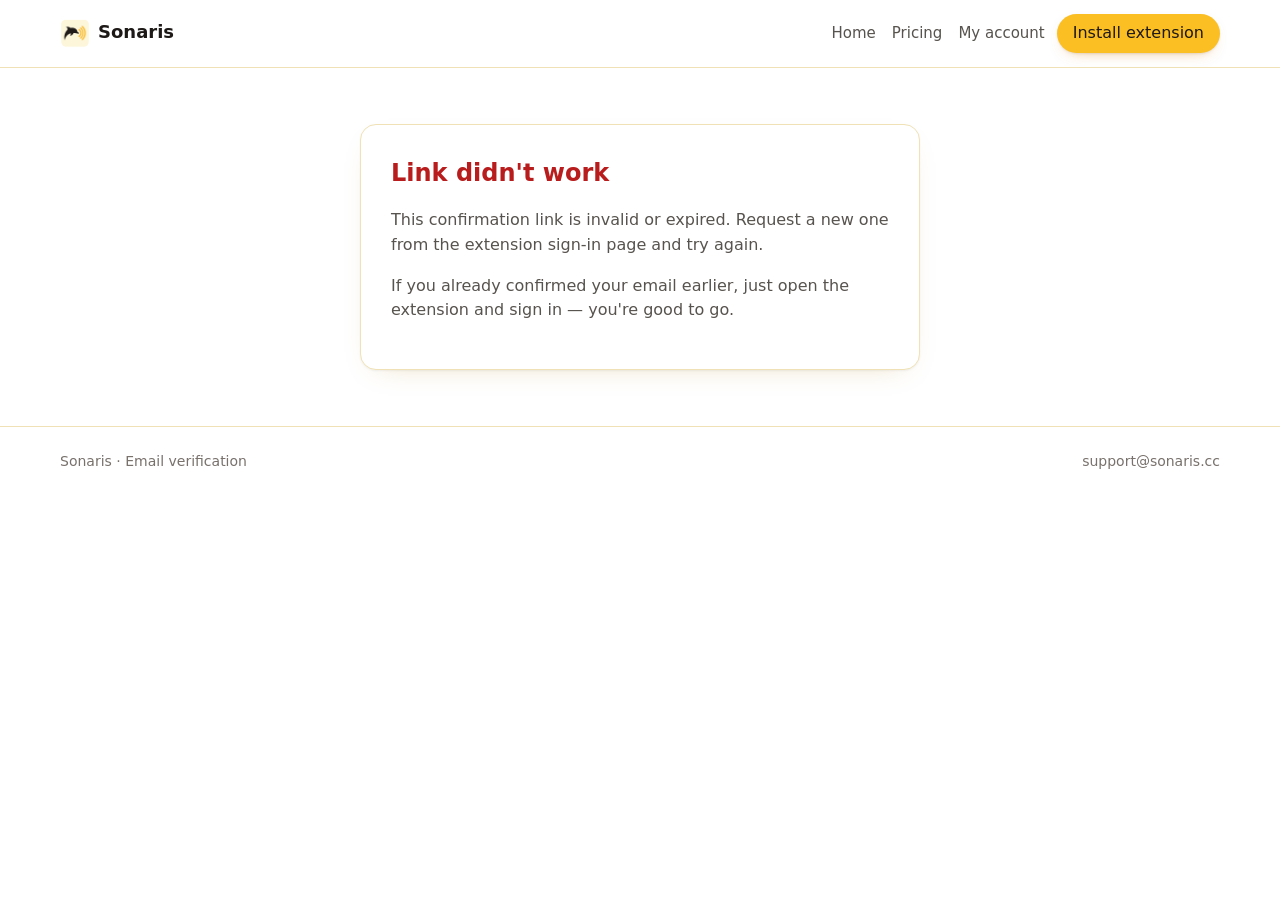
<file: verify.html>
<!doctype html>
<html lang="en">
<head>
  <meta charset="utf-8" />
  <link rel="icon" type="image/png" sizes="128x128" href="icons/favicon.png?v=2" />
  <meta name="viewport" content="width=device-width, initial-scale=1" />
  <title>Sonaris — Verify your email</title>
  <meta name="description" content="Confirm your Sonaris account email, then sign in to the extension." />
  <meta name="robots" content="noindex, nofollow" />
  <link rel="stylesheet" href="styles.css" />
</head>
<body>
  <site-header active=""></site-header>
  <noscript><header class="site-head"><div class="wrap"><a class="brand" href="index.html"><img class="brand-mark" src="icons/logo.png" alt="" aria-hidden="true" />Sonaris</a><nav id="site-nav-noscript" aria-label="Primary"><a href="index.html">Home</a> <a href="pricing.html">Pricing</a> <a href="account.html">My account</a></nav></div></header></noscript>

  <main class="wrap">
    <section class="status-card" aria-live="polite">
      <div id="verify-loading">
        <div class="spinner" aria-hidden="true"></div>
        <h1>Confirming your email…</h1>
        <p>One moment while we check the link from your inbox.</p>
      </div>

      <div id="verify-ok" hidden>
        <h1><span class="ok">Email verified</span></h1>
        <p id="verify-ok-text">
          Your email is confirmed. Open the Sonaris extension and sign in —
          captions are unlocked.
        </p>
        <div class="actions">
          <a class="btn btn-primary" href="pricing.html">See plans</a>
        </div>
      </div>

      <div id="verify-error" hidden>
        <h1><span class="err">Link didn't work</span></h1>
        <p id="verify-error-text">
          This confirmation link is invalid or expired. Request a new one from
          the extension sign-in page and try again.
        </p>
        <p>
          If you already confirmed your email earlier, just open the extension
          and sign in — you're good to go.
        </p>
      </div>
    </section>
  </main>

  <site-footer variant="verify"></site-footer>

  <script src="site-config.js"></script>
  <script src="components.js"></script>
  <script src="verify.js"></script>
  <script src="nav.js"></script>
</body>
</html>
</file>
<file: styles.css>
/* Sonaris site — soft light theme: warm white + honey yellow.
   No frameworks, no build step. All dynamic pages (pricing.js cards,
   sign-in, verify, success) share these tokens. */

:root {
  --bg: #ffffff;
  --bg-soft: #fffbeb;        /* amber-50: gentle tint for bands */
  --panel: #ffffff;
  --panel-raised: #fffbeb;
  --line: #f0e2b6;           /* soft honey border */
  --line-strong: #e0cd93;
  --text: #1c1917;           /* warm near-black for headings */
  --body: #57534e;           /* warm gray for body copy */
  --muted: #78716c;          /* secondary text only, 14px+ */
  --accent: #fbbf24;         /* honey yellow fills */
  --accent-hover: #f59e0b;
  --accent-ink: #1c1917;     /* dark text on honey: high contrast */
  --accent-text: #b45309;    /* amber-700: yellow-hue text that reads on white */
  --good: #15803d;
  --good-bg: #dcfce7;
  --good-ink: #14532d;
  --bad: #b91c1c;
  --radius: 14px;
  --max: 1200px; /* match the landing page's max-w-6xl */
  --shadow-card: 0 1px 2px rgba(28, 25, 23, 0.05), 0 10px 28px -18px rgba(180, 130, 20, 0.35);
}

* { box-sizing: border-box; }

body {
  margin: 0;
  background: var(--bg);
  color: var(--body);
  font-family: system-ui, -apple-system, "Segoe UI", sans-serif;
  line-height: 1.55;
}

h1, h2, h3 { color: var(--text); }

a { color: var(--accent-text); }
a:hover { color: #92400e; }

::selection { background: #fde68a; }

:focus-visible {
  outline: 3px solid var(--accent-hover);
  outline-offset: 2px;
  border-radius: 4px;
}

.wrap {
  max-width: var(--max);
  margin: 0 auto;
  padding: 0 20px;
}

/* ---- header ---- */
.site-head {
  background: rgba(255, 255, 255, 0.92);
  border-bottom: 1px solid var(--line);
}
.site-head .wrap {
  display: flex;
  align-items: center;
  gap: 12px;
  padding-top: 14px;
  padding-bottom: 14px;
}
.brand {
  font-weight: 700;
  font-size: 18px;
  color: var(--text);
  text-decoration: none;
}
.brand-mark {
  display: inline-block;
  width: 30px;
  height: 30px;
  border-radius: 9px;
  object-fit: cover;
  margin-right: 8px;
  vertical-align: middle;
}
.site-head nav {
  margin-left: auto;
  display: flex;
  align-items: center;
  gap: 16px;
}
.site-head nav a {
  color: var(--body);
  text-decoration: none;
  font-size: 15px;
}
.site-head nav a:hover { color: var(--text); }
/* Navbar store button (TransParrot-style: text links + one filled CTA).
   Reads as a button but stays an <a> so it works with no JS. Desktop
   shows the pinned top-row button; on phones that button hides and the
   duplicate inside <nav> shows instead, so Install extension lives
   only in the hamburger menu. */
.site-head nav a.nav-cta,
.site-head a.nav-cta {
  background: var(--accent);
  color: var(--accent-ink);
  font-weight: 500;
  border-radius: 999px;
  padding: 7px 16px;
  box-shadow: 0 1px 2px rgba(28, 25, 23, 0.08), 0 6px 16px -10px rgba(217, 119, 6, 0.7);
  white-space: nowrap;
  text-decoration: none;
}
.site-head nav a.nav-cta:hover,
.site-head a.nav-cta:hover {
  background: var(--accent-hover);
  color: var(--accent-ink);
}
/* In-nav duplicate: desktop uses the pinned top-row button. */
.site-head nav a.nav-cta { display: none; }
/* Hamburger toggle: desktop never shows it. */
.nav-toggle {
  display: none;
  align-items: center;
  justify-content: center;
  width: 40px;
  height: 40px;
  flex: none;
  background: var(--bg);
  border: 1px solid var(--line-strong);
  border-radius: 10px;
  color: var(--text);
  cursor: pointer;
}
.nav-toggle:hover {
  border-color: var(--accent-hover);
  background: var(--bg-soft);
}
.nav-toggle svg { display: block; }
@media (max-width: 767px) {
  /* Top row stays one line: brand | Install extension | hamburger.
     The text links drop into a full-width stacked panel when open. */
  .site-head .wrap { flex-wrap: wrap; gap: 10px 12px; }
  .site-head .brand { font-size: 16px; margin-right: auto; }
  .site-head a.nav-cta {
    margin-left: auto;
    font-size: 14px;
    padding: 7px 12px;
  }
  .nav-toggle { display: inline-flex; }
  .site-head nav {
    display: none;
    flex-basis: 100%;
    flex-direction: column;
    align-items: stretch;
    gap: 0;
    margin: 0;
    border-top: 1px solid var(--line);
    /* Below the toggle: brand + hamburger stay on the first row
       while the open menu drops underneath. */
    order: 3;
  }
  .site-head nav.is-open { display: flex; }
  .site-head nav a {
    padding: 10px 2px;
    border-bottom: 1px solid var(--line);
  }
  /* Phones: the pinned top-row button hides; the in-nav duplicate
     shows as a centered pill below the text links. */
  .site-head .wrap > a.nav-cta { display: none; }
  .site-head nav a.nav-cta {
    display: block;
    text-align: center;
    margin: 12px 0 6px;
  }
}

/* ---- hero ---- */
.hero {
  padding: 56px 0 8px;
  max-width: 640px;
}
.hero h1 {
  font-size: 34px;
  line-height: 1.2;
  margin: 0 0 12px;
  font-weight: 750;
}
.hero p {
  color: var(--body);
  margin: 0 0 8px;
  font-size: 17px;
}
.billing-note {
  display: inline-block;
  margin-top: 10px;
  font-size: 14px;
  color: var(--accent-text);
  background: var(--bg-soft);
  border: 1px solid var(--line);
  border-radius: 999px;
  padding: 4px 14px;
}

/* ---- plans ---- */
.plans {
  display: grid;
  grid-template-columns: repeat(auto-fit, minmax(min(100%, 240px), 1fr));
  gap: 18px;
  padding: 32px 0 8px;
}
@media (max-width: 760px) {
  .plans { grid-template-columns: 1fr; }
}
.plan {
  background: var(--panel);
  border: 1px solid var(--line);
  border-radius: var(--radius);
  box-shadow: var(--shadow-card);
  padding: 24px;
  display: flex;
  flex-direction: column;
  position: relative;
}
.plan.featured {
  background: var(--panel-raised);
  border-color: var(--accent-hover);
  border-width: 2px;
}
.plan-flag {
  position: absolute;
  top: -13px;
  left: 20px;
  background: var(--accent);
  color: var(--accent-ink);
  font-size: 12.5px;
  font-weight: 700;
  border-radius: 999px;
  padding: 2px 12px;
}
/* Signed-in account's current plan: same flag treatment, green tint. */
.plan.is-current {
  border-color: var(--good);
  border-width: 2px;
}
.plan-flag--current {
  background: var(--good-bg);
  color: var(--good-ink);
}
/* Disabled plan buttons (current plan, unavailable downgrades,
   unconnected checkout): same ghost look, no pointer. */
.plan .cta .btn:disabled {
  opacity: 0.55;
  cursor: not-allowed;
}

/* ---- dynamic plans loading / error ---- */
/* Author display rules (flex below) beat the UA `[hidden] -> display:none`
   mapping, so enforce it: hidden must always hide. */
[hidden] {
  display: none !important;
}
.plans-loading {
  display: flex;
  align-items: center;
  gap: 12px;
  color: var(--muted);
  padding: 32px 0 8px;
}
.plans-loading p { margin: 0; }
#plans-error { margin-top: 32px; }
.plan h2 {
  margin: 0;
  font-size: 20px;
}
.plan .price {
  margin: 10px 0 2px;
  font-size: 30px;
  font-weight: 750;
  color: var(--text);
}
.plan .price small {
  font-size: 14px;
  font-weight: 400;
  color: var(--muted);
}
.plan .tagline {
  color: var(--body);
  font-size: 14.5px;
  margin: 0 0 14px;
}
.plan ul {
  list-style: none;
  margin: 0 0 20px;
  padding: 0;
  font-size: 14.5px;
}
.plan li {
  padding: 6px 0 6px 26px;
  position: relative;
  border-top: 1px solid var(--line);
}
.plan li::before {
  content: "✓";
  position: absolute;
  left: 6px;
  color: var(--good);
  font-weight: 700;
}
.plan li.dim { color: var(--muted); }
.plan li.dim::before {
  content: "–";
  color: var(--muted);
}
.plan .cta { margin-top: auto; }

/* ---- buttons ---- */
.btn {
  display: block;
  text-align: center;
  border-radius: 10px;
  padding: 11px 16px;
  font-size: 15px;
  font-weight: 650;
  text-decoration: none;
  cursor: pointer;
  border: 1px solid transparent;
  width: 100%;
}
.btn-primary {
  background: var(--accent);
  color: var(--accent-ink);
  border: none;
  box-shadow: 0 1px 2px rgba(28, 25, 23, 0.08), 0 6px 16px -10px rgba(217, 119, 6, 0.7);
}
.btn-primary:hover { background: var(--accent-hover); }
.btn-primary:disabled {
  opacity: 0.55;
  cursor: wait;
}
.btn-ghost {
  background: var(--bg);
  color: var(--text);
  border-color: var(--line-strong);
}
.btn-ghost:hover { border-color: var(--accent-hover); background: var(--bg-soft); }
/* Google sign-in: brand icon + label centered as one row. The SVG file
   carries width/height attributes, so pin the rendered size here. */
.btn-google {
  display: flex;
  align-items: center;
  justify-content: center;
  gap: 10px;
}
.btn-google img {
  width: 18px;
  height: 18px;
  flex: none;
}

/* ---- account bar (pricing) ---- */
.account-bar {
  display: flex;
  align-items: center;
  flex-wrap: wrap;
  gap: 4px 12px;
  background: var(--bg-soft);
  border: 1px solid var(--line);
  border-radius: 12px;
  padding: 10px 16px;
  margin-top: 18px;
  font-size: 14.5px;
  color: var(--body);
}
.account-bar > span:first-child {
  min-width: 0;
  overflow-wrap: anywhere;
}
.account-bar a {
  margin-left: auto;
  font-weight: 650;
  white-space: nowrap;
}

/* ---- auth form (sign-in page) ---- */
.field {
  display: block;
  margin: 0 0 14px;
}
.field span {
  display: block;
  font-size: 13.5px;
  font-weight: 600;
  color: var(--body);
  margin-bottom: 6px;
}
.field input {
  width: 100%;
  background: var(--bg);
  border: 1px solid var(--line-strong);
  border-radius: 10px;
  padding: 11px 12px;
  color: var(--text);
  font-size: 15px;
}
.field input:focus {
  outline: none;
  border-color: var(--accent-hover);
  box-shadow: 0 0 0 3px rgba(251, 191, 36, 0.35);
}
.field input:disabled {
  opacity: 0.5;
}
#signin-name-row {
  display: grid;
  grid-template-columns: 1fr 1fr;
  gap: 12px;
}
.form-error {
  color: var(--bad);
  font-size: 14px;
  margin: 0 0 14px;
}
.switch-line {
  margin-top: 16px;
  font-size: 14.5px;
  color: var(--body);
}
.linklike {
  background: none;
  border: none;
  padding: 0;
  color: var(--accent-text);
  font-size: inherit;
  font-weight: 650;
  cursor: pointer;
}
#signin-subtitle { margin-top: -6px; color: var(--body); }

/* ---- fine print / faq ---- */
.fineprint {
  color: var(--body);
  font-size: 14px;
  padding: 18px 0 8px;
}
.fineprint h2, .faq h2 {
  color: var(--text);
  font-size: 19px;
  margin: 26px 0 8px;
}
.faq details {
  border-top: 1px solid var(--line);
  padding: 10px 0;
}
.faq details:last-child { border-bottom: 1px solid var(--line); }
.faq summary {
  cursor: pointer;
  font-weight: 600;
  color: var(--text);
}
.faq p {
  color: var(--body);
  font-size: 14.5px;
  margin: 6px 0 4px;
}

.site-foot {
  border-top: 1px solid var(--line);
  margin-top: 36px;
  padding: 24px 0;
  color: var(--muted);
  font-size: 14px;
}
/* Same layout as the landing footer (index.html, Tailwind):
   tagline left, link group right, wrapping on narrow screens.
   --line is honeyline #f0e2b6, --muted is stone-500 #78716c,
   --text is cocoa #1c1917. Plain CSS here because these pages
   load styles.css, not the Tailwind CDN. */
.site-foot .wrap {
  display: flex;
  flex-wrap: wrap;
  gap: 8px 24px;
}
.site-foot .foot-links {
  margin-left: auto;
  display: flex;
  flex-wrap: wrap;
  gap: 8px 24px;
}
.site-foot a {
  color: var(--muted);
  text-decoration: none;
}
.site-foot a:hover { color: var(--text); }

/* ---- status cards (verify / success pages) ---- */
.status-card {
  background: var(--panel);
  border: 1px solid var(--line);
  border-radius: 16px;
  box-shadow: var(--shadow-card);
  padding: 30px;
  margin: 56px auto;
  max-width: 560px;
}
.status-card h1 {
  font-size: 24px;
  margin: 0 0 10px;
}
.status-card p { color: var(--body); }
.status-card .ok { color: var(--good); font-weight: 700; }
.status-card .err { color: var(--bad); font-weight: 700; }
.status-card .actions {
  display: flex;
  gap: 10px;
  margin-top: 18px;
  flex-wrap: wrap;
}
.status-card .actions .btn { width: auto; }
.spinner {
  width: 26px;
  height: 26px;
  border-radius: 50%;
  border: 3px solid var(--line);
  border-top-color: var(--accent-hover);
  animation: spin 0.9s linear infinite;
  margin: 6px 0 12px;
}
@media (prefers-reduced-motion: reduce) {
  .spinner { animation: none; }
}
@keyframes spin { to { transform: rotate(360deg); } }
code.addr {
  display: block;
  background: var(--bg-soft);
  border: 1px solid var(--line);
  border-radius: 8px;
  padding: 8px 10px;
  margin-top: 10px;
  word-break: break-all;
  color: var(--text);
  font-size: 13px;
}

/* ---- account page ---- */
.account {
  padding-bottom: 24px;
}
.hero-narrow {
  padding: 40px 0 4px;
}
.hero-narrow h1 {
  font-size: 30px;
  margin: 0 0 8px;
}
.hero-narrow p {
  margin: 0;
  font-size: 16px;
}
.card {
  background: var(--panel);
  border: 1px solid var(--line);
  border-radius: var(--radius);
  box-shadow: var(--shadow-card);
  padding: 22px 24px;
  margin-top: 18px;
}
.card h2 {
  margin: 0;
  font-size: 21px;
}
.card-kicker {
  margin: 0 0 6px;
  font-size: 12.5px;
  font-weight: 700;
  letter-spacing: 0.04em;
  text-transform: uppercase;
  color: var(--accent-text);
}
.card .actions {
  display: flex;
  gap: 10px;
  margin-top: 16px;
  flex-wrap: wrap;
}
.card .actions .btn { width: auto; }
.muted { color: var(--muted); }
.small { font-size: 13.5px; }
.account-identity {
  display: flex;
  align-items: center;
  gap: 14px;
}
.account-identity h2 { overflow-wrap: anywhere; }
.account-email {
  margin: 2px 0 0;
  color: var(--body);
  font-size: 14.5px;
  overflow-wrap: anywhere;
}
.avatar {
  flex: none;
  display: inline-flex;
  align-items: center;
  justify-content: center;
  width: 52px;
  height: 52px;
  border-radius: 50%;
  background: var(--accent);
  color: var(--accent-ink);
  font-size: 22px;
  font-weight: 800;
  box-shadow: inset 0 -2px 0 rgba(28, 25, 23, 0.12);
}
.pill {
  margin-left: auto;
  flex: none;
  font-size: 12.5px;
  font-weight: 700;
  border-radius: 999px;
  padding: 3px 12px;
  border: 1px solid var(--line-strong);
  color: var(--body);
  background: var(--bg-soft);
  white-space: nowrap;
}
.pill-ok {
  background: var(--good-bg);
  border-color: var(--good-bg);
  color: var(--good-ink);
}
.pill-warn {
  background: #fef3c7;
  border-color: #f0e2b6;
  color: #92400e;
}
.account-rows {
  margin: 16px 0 0;
  padding: 0;
  border-top: 1px solid var(--line);
}
.account-rows > div {
  display: flex;
  gap: 12px;
  padding: 10px 0;
  border-bottom: 1px solid var(--line);
}
.account-rows dt {
  flex: none;
  width: 130px;
  font-size: 13.5px;
  font-weight: 600;
  color: var(--body);
}
.account-rows dd {
  margin: 0;
  font-size: 14.5px;
  color: var(--text);
  overflow-wrap: anywhere;
  min-width: 0;
}
.account-rows dd code {
  font-size: 12.5px;
  word-break: break-all;
}
.plan-price {
  margin: 8px 0 0;
  font-size: 17px;
  font-weight: 700;
  color: var(--text);
}
.quota-numbers {
  font-size: 17px;
  color: var(--body);
  margin: 0 0 12px;
}
.quota-numbers strong {
  font-size: 30px;
  font-weight: 750;
  color: var(--text);
}
.quota-bar {
  height: 10px;
  border-radius: 999px;
  background: var(--bg-soft);
  border: 1px solid var(--line);
  overflow: hidden;
}
.quota-bar > span {
  display: block;
  height: 100%;
  width: 0;
  border-radius: 999px;
  background: var(--accent);
  transition: width 0.4s ease;
}
.quota-bar > span.quota-fill--low { background: var(--bad); }
.quota-low { color: var(--bad); font-weight: 600; }
.account-signout {
  margin-top: 22px;
}
.account-signout .btn { width: auto; }
</file>
